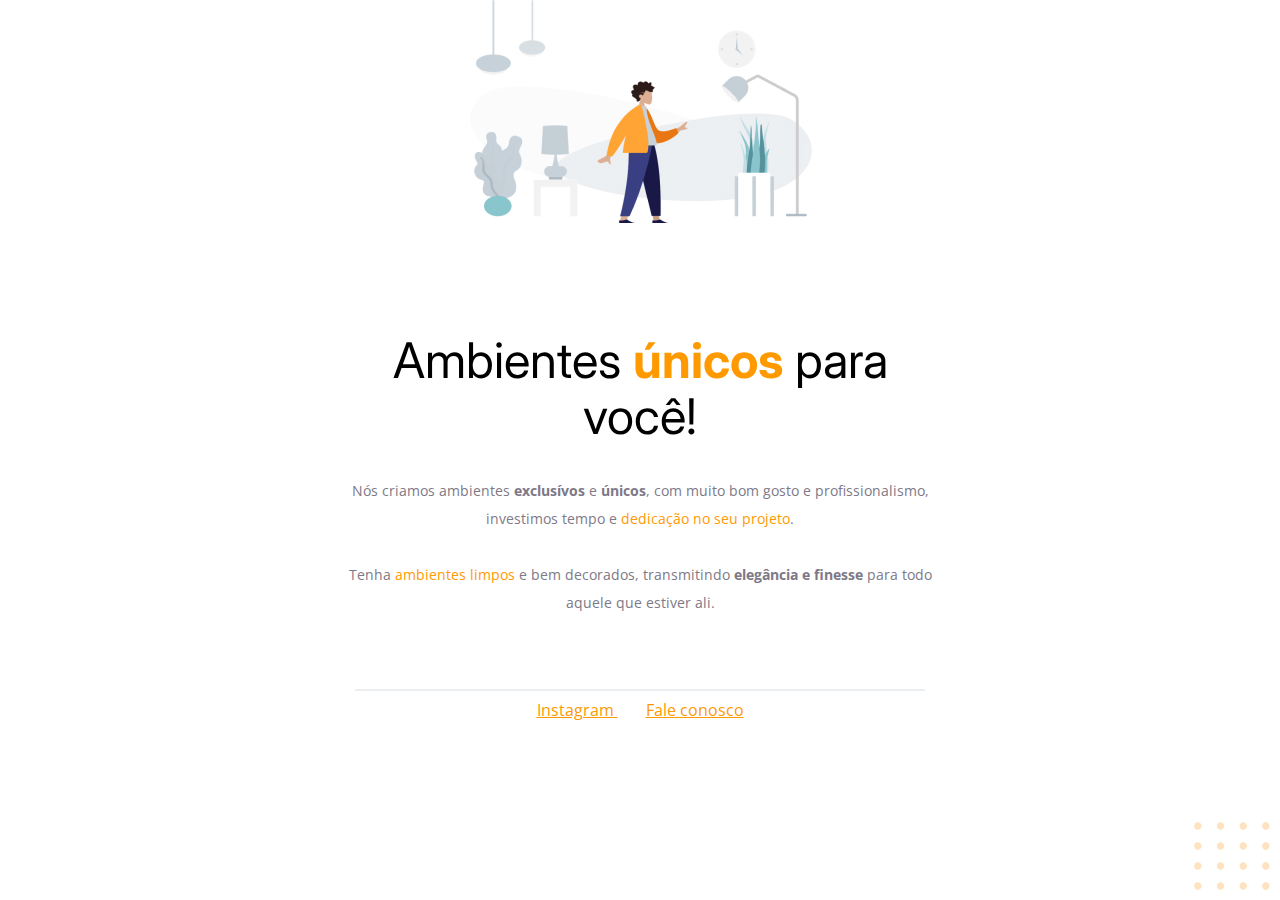
<file: stage02/01-projeto01/index.html>
<!DOCTYPE html>
<html lang="pt-br">
  <head>
    <link rel="preconnect" href="https://fonts.googleapis.com">
    <link rel="preconnect" href="https://fonts.gstatic.com" crossorigin>
    
    <meta charset="UTF-8">
    <meta name="viewport" content="width=device-width, initial-scale=1.0">
    
    <title>Móveis customizados</title>
    
    <link href="https://fonts.googleapis.com/css2?family=Inter:wght@400;700&family=Open+Sans:wght@400;700&display=swap" rel="stylesheet">

    <link rel="stylesheet" href="style.css">

  </head>
  <body>

    <div id="hero">
      <img src="./images/img1.jpg" alt="Desenho de uma pessoa vestindo uma camisa amarela na sala com móveis">

      <h1>Ambientes <span>únicos</span> para você!</h1>

      <p>
        Nós criamos ambientes <strong>exclusívos</strong> e <strong>únicos</strong>, com muito bom gosto e profissionalismo, investimos tempo e <span>dedicação no seu projeto</span>.

        <br/>
        <br/>

        Tenha <span>ambientes limpos</span> e bem decorados, transmitindo <strong>elegância e finesse</strong> para todo aquele que estiver ali.
      </p>
    </div>
    
    <div id="footer">

      <div class="line"></div>

      <a 
        target="_blank"
        href="https://instagram.com/moveisparavoce">
        Instagram
      </a>

      <a href="mailto:contato@moveisparavoce.com">
        Fale conosco
      </a>
    </div>

    <img
      id="balls"
      src="./images/balls.svg" 
      alt="Bolinhas laranjadas no canto direito inferior da tela" 
    />
  </body>
</html>
</file>
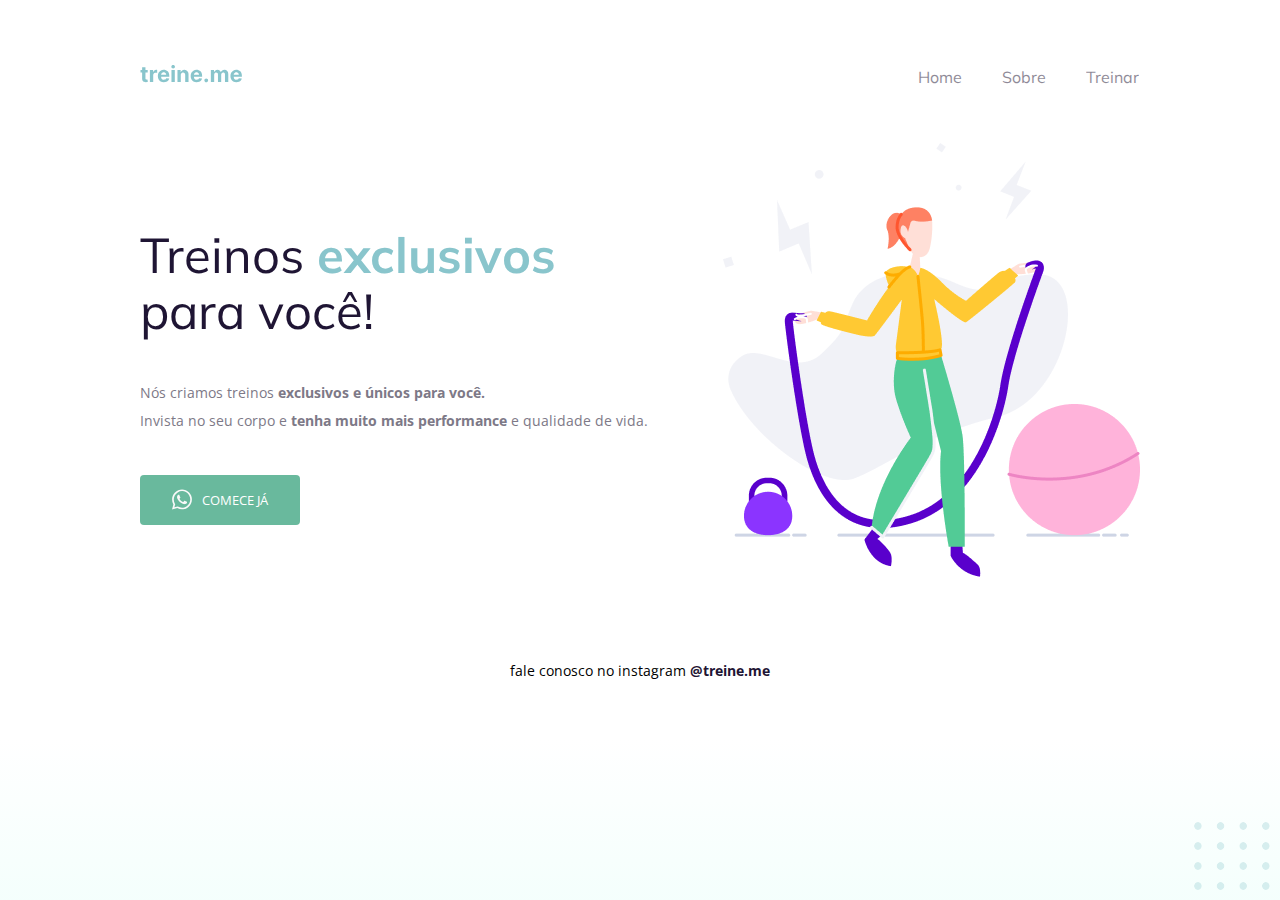
<file: stage02/03-projeto02/index.html>
<!DOCTYPE html>
<html lang="pt-br">
  <head>
    <link rel="preconnect" href="https://fonts.googleapis.com">
    <link rel="preconnect" href="https://fonts.gstatic.com" crossorigin>

    <meta charset="UTF-8">
    <meta name="viewport" content="width=device-width, initial-scale=1.0">
    <title>Treine me</title>

    <link href="https://fonts.googleapis.com/css2?family=Mulish:wght@400;700&family=Open+Sans:wght@400;700&display=swap" rel="stylesheet">

    <link rel="stylesheet" href="style.css">
  </head>
  <body>

    <div class="page">
      
      <nav>
        <a id="logo" href="#">
          <img src="images/logo.svg" alt="Treine.me">
        </a>
        <ul>
          <li><a href="#" title="Home">Home</a></li>
          <li><a href="#" title="Sobre">Sobre</a></li>
          <li><a href="#" title="Treinar">Treinar</a></li>
        </ul>
      </nav>
      <main>
        <section>
          <h1>Treinos <span>exclusivos</span>
            para você!</h1>
          
            <p>
              Nós criamos treinos <strong>exclusivos e únicos para você.</strong><br/> 
              Invista no seu corpo e <strong>tenha muito mais performance</strong> e qualidade de vida.
            </p>

            <button>
              <img src="images/whats.svg" alt="Ícone do whatsapp">
              Comece já
            </button>
        </section>

        <img src="images/image.png" alt="Desenho de uma mulher pulando corda numa academia">
      </main>
      <footer>fale conosco no instagram <a href="https://instagram.com/treineme" target="_blank">@treine.me</a></footer>
    </div>

    <img id="balls" src="images/balls.svg" alt="Bolinhas decorativas verdes no canto inferior direito a página">
    
  </body>
</html>
</file>
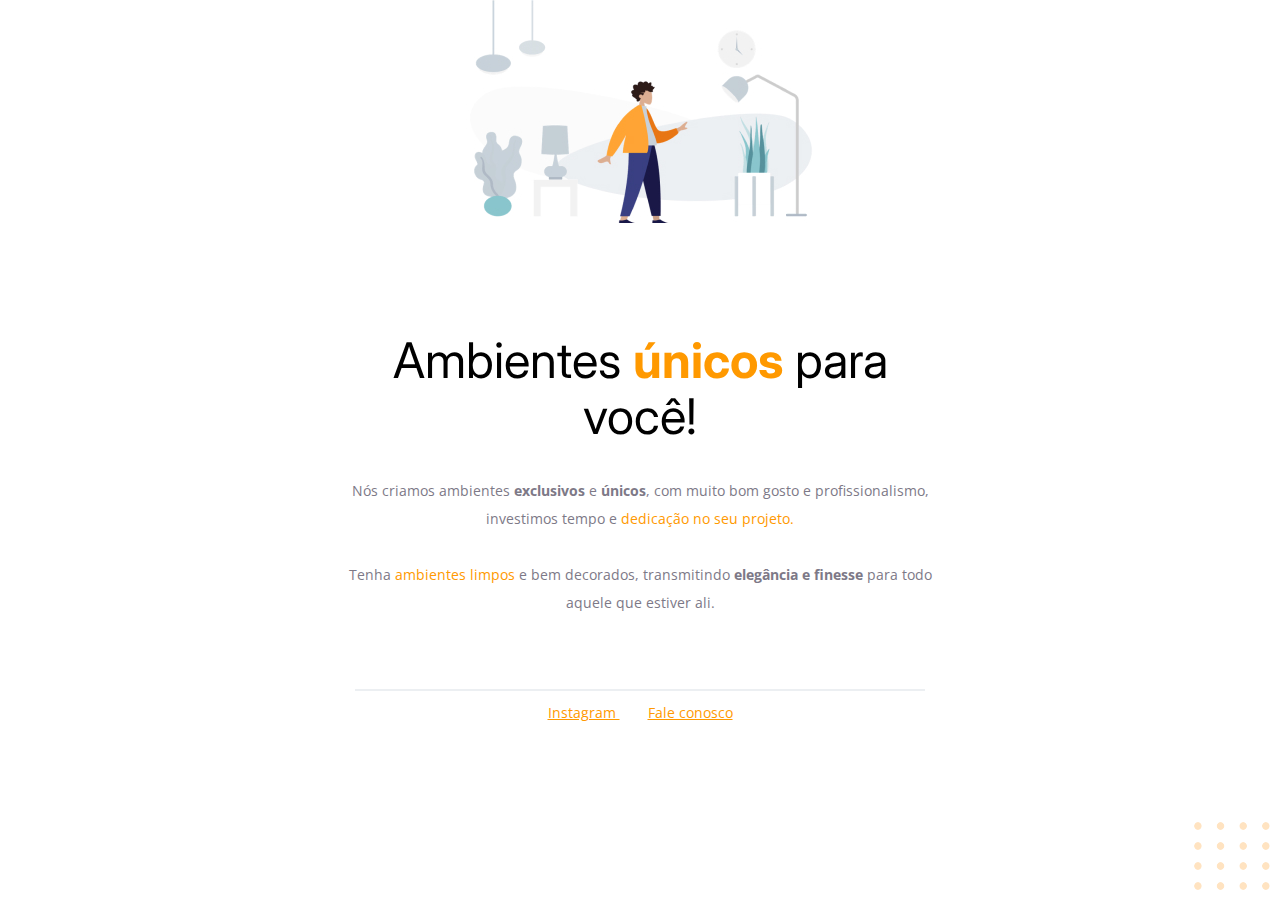
<file: stage02/02-desafio01-corrigindo-bugs(01)/codigo-resolucao/index.html>
<!-- Instrução que define o tipo do documento. -->
<!DOCTYPE html>
<html lang="pt-br">
  <!-- Tag <head> contém as instruções para a página -->
  <head>
    <link rel="preconnect" href="https://fonts.googleapis.com" />
    <link rel="preconnect" href="https://fonts.gstatic.com" crossorigin />
    <meta charset="UTF-8" />
    <meta name="viewport" content="width=device-width, initial-scale=1.0" />
    <title>Móveis customizados</title>

    <link
      href="https://fonts.googleapis.com/css2?family=Inter:wght@400;700&family=Open+Sans:wght@400;700&display=swap"
      rel="stylesheet"
    />

    <link rel="stylesheet" href="style.css" />
  </head>

  <!-- Tag <body> é o corpo do documento, onde tem as informações que serão mostradas. -->
  <body>
    <div id="hero">
      <img
        src="images/img1.jpg"
        alt="Desenho de uma pessoa vestindo uma camisa amarela em uma sala com Móveis"
      />

      <h1>Ambientes <span>únicos</span> para você!</h1>

      <p>
        Nós criamos ambientes <strong>exclusivos</strong> e <strong>únicos</strong>, com muito bom gosto e profissionalismo, investimos tempo e <span>dedicação no seu projeto.</span>

        <br />
        <br />

        Tenha <span>ambientes limpos</span> e bem decorados, transmitindo <strong>elegância e finesse</strong> para todo aquele que estiver ali.
      </p>
    </div>

    <div id="footer">
      <div class="line"></div>

      <a 
        target="_blank" 
        href="https://instagram.com/moveisparavoce">
          Instagram
      </a>

      <a href="mailto:contato@moveisparavoce.com">Fale conosco</a>
    </div>

    <img
      id="balls"
      src="images/balls.svg"
      alt="Bolinhas alaranjadas no canto inferior direito da tela"
    />
  </body>
</html>
</file>
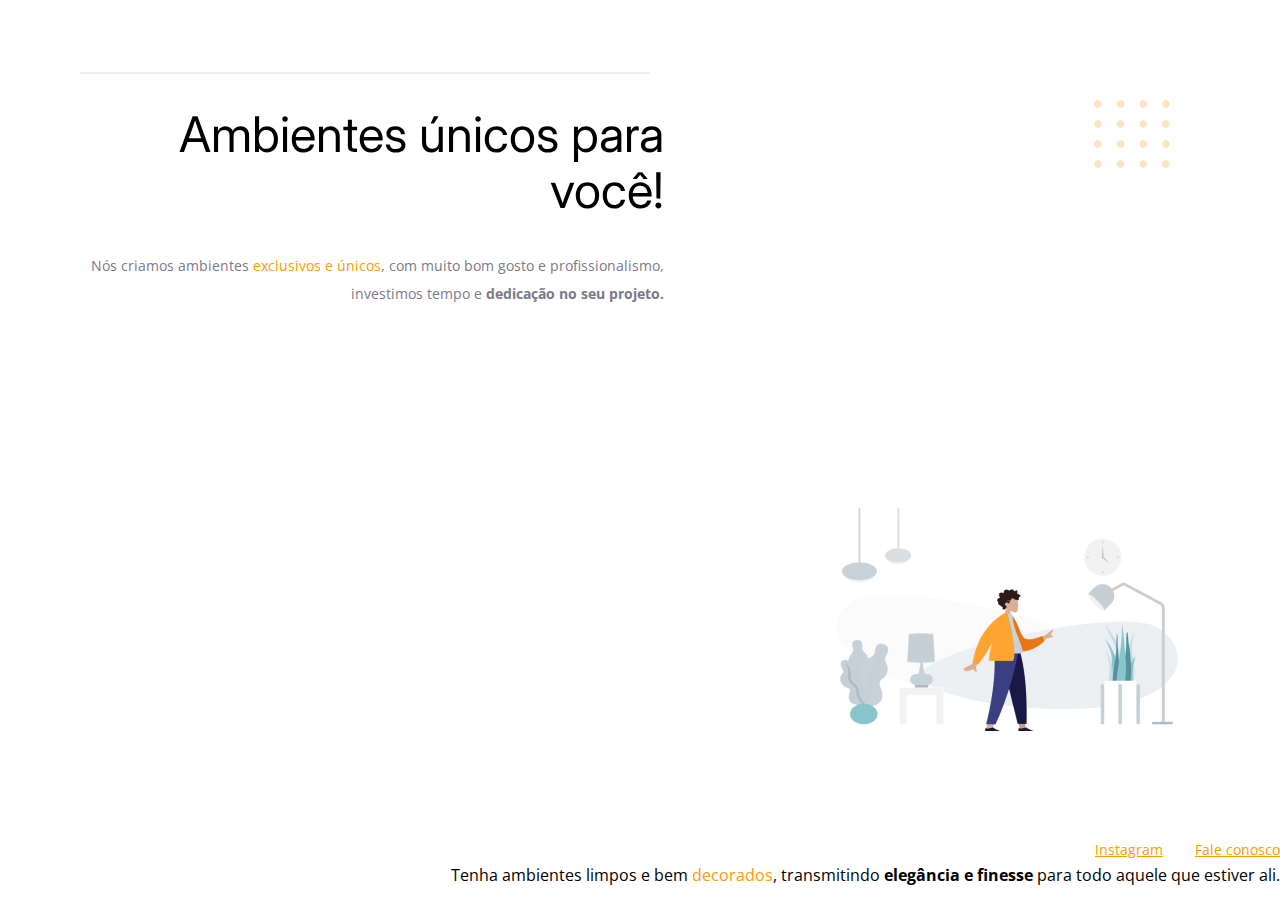
<file: stage02/02-desafio01-corrigindo-bugs(01)/Código do desafio - Fase 01/index.html>
<!-- Instrução que define o tipo do documento. -->
<!DOCTYPE html>
<html lang="pt-br">
  <!-- Tag <head> contém as instruções para a página -->
  <head>
    <link rel="preconnect" href="https://fonts.googleapis.com" />
    <link rel="preconnect" href="https://fonts.gstatic.com" crossorigin />
    <meta charset="UTF-8" />
    <meta name="viewport" content="width=device-width, initial-scale=1.0" />
    <title>Móveis customizados</title>

    <link
      href="https://fonts.googleapis.com/css2?family=Inter:wght@400;700&family=Open+Sans:wght@400;700&display=swap"
      rel="stylesheet"
    />

    <link rel="stylesheet" href="style.css" />
  </head>

  <!-- Tag <body> é o corpo do documento, onde tem as informações que serão mostradas. -->
  <body>
    <div id="hero">
      <div class="line"></div>
      <h1>Ambientes únicos para você!</h1>
      <p>
        Nós criamos ambientes <span>exclusivos e únicos</span>, com muito
        bom gosto e profissionalismo, investimos tempo e
        <strong>dedicação no seu projeto.</strong>

        <br />
        <br />
      </p>
    </div>
    <img
      src="images/img1.jpg"
      alt="Desenho de uma pessoa vestindo uma camisa amarela em uma sala com Móveis"
    />

    <div id="footer">
      <a target="_blank" href="https://instagram.com/moveisparavoce"
        >Instagram</a
      >
      <a href="mailto:contato@moveisparavoce.com">Fale conosco</a>
    </div>

    Tenha ambientes limpos e bem <span>decorados</span>, transmitindo
    <strong>elegância e finesse</strong>
    para todo aquele que estiver ali.

    <img
      id="balls"
      src="images/balls.svg"
      alt="Bolinhas alaranjadas no canto inferior direito da tela"
    />
  </body>
</html>
</file>
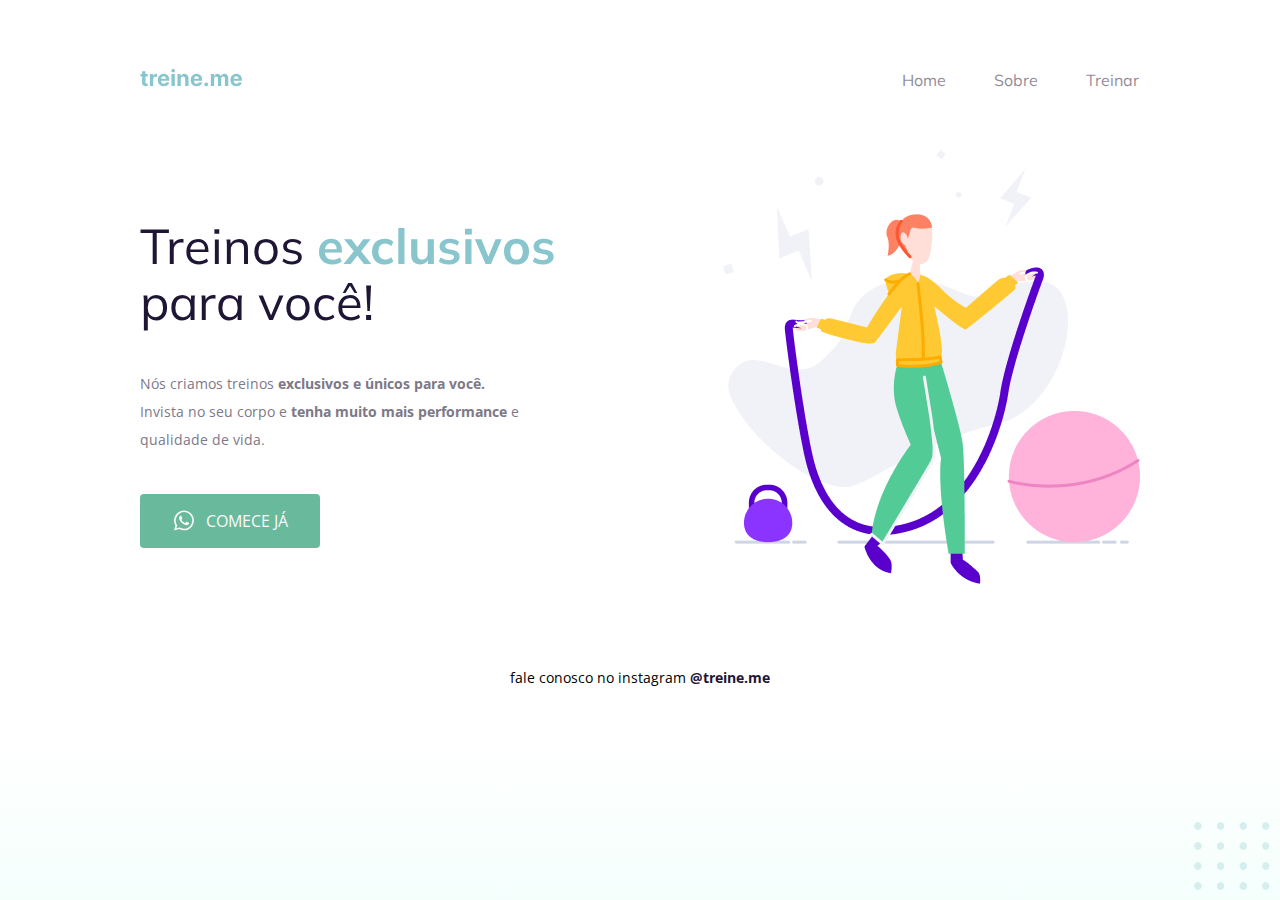
<file: stage02/04-desafio02-corrigindo-bugs(02)/codigo-resolucao/index.html>
<!DOCTYPE html>
<html lang="pt-br">
  <head>
    <link rel="preconnect" href="https://fonts.googleapis.com">
    <link rel="preconnect" href="https://fonts.gstatic.com" crossorigin>

    <meta charset="UTF-8" />
    <meta name="viewport" content="width=device-width, initial-scale=1.0" />
    <title>Treine me</title>

    <link href="https://fonts.googleapis.com/css2?family=Mulish:wght@400;700&family=Open+Sans:wght@400;700&display=swap" rel="stylesheet">

    <link rel="stylesheet" href="style.css">

  </head>
  <body>
    <div class="page">
      <nav>
          <a id="logo" href="#">
            <img src="images/logo.svg" alt="Treine.me" />
          </a>
          <ul>
            <li><a href="#" title="Home">Home</a></li>
            <li><a href="#" title="Sobre">Sobre</a></li>
            <li><a href="#" title="Treinar">Treinar</a></li>
          </ul>
        </nav>
        
        <main>
          <section>
            <h1>Treinos <span>exclusivos</span> para você!</h1>

            <p>
              Nós criamos treinos <strong>exclusivos e únicos para você.</strong><br/>
              Invista no seu corpo e <strong>tenha muito mais performance</strong> e <br/>qualidade de vida.
            </p>

            <button>
              <img src="images/whats.svg" alt="Ícone do whatsapp">
              Comece já
            </button>
          </section>

          <img src="images/img.png" alt="Desenho de uma mulher pulando corta numa academia.">
      </main>

      <footer>
          fale conosco no instagram <a href="https://instagram.com/treineme" target="_blank">@treine.me</a>
      </footer>
    </div>

    <img id="balls" src="images/balls.svg" alt="Bolinhas decorativas verdes no canto inferior direito da página.">

  </body>
</html>
</file>
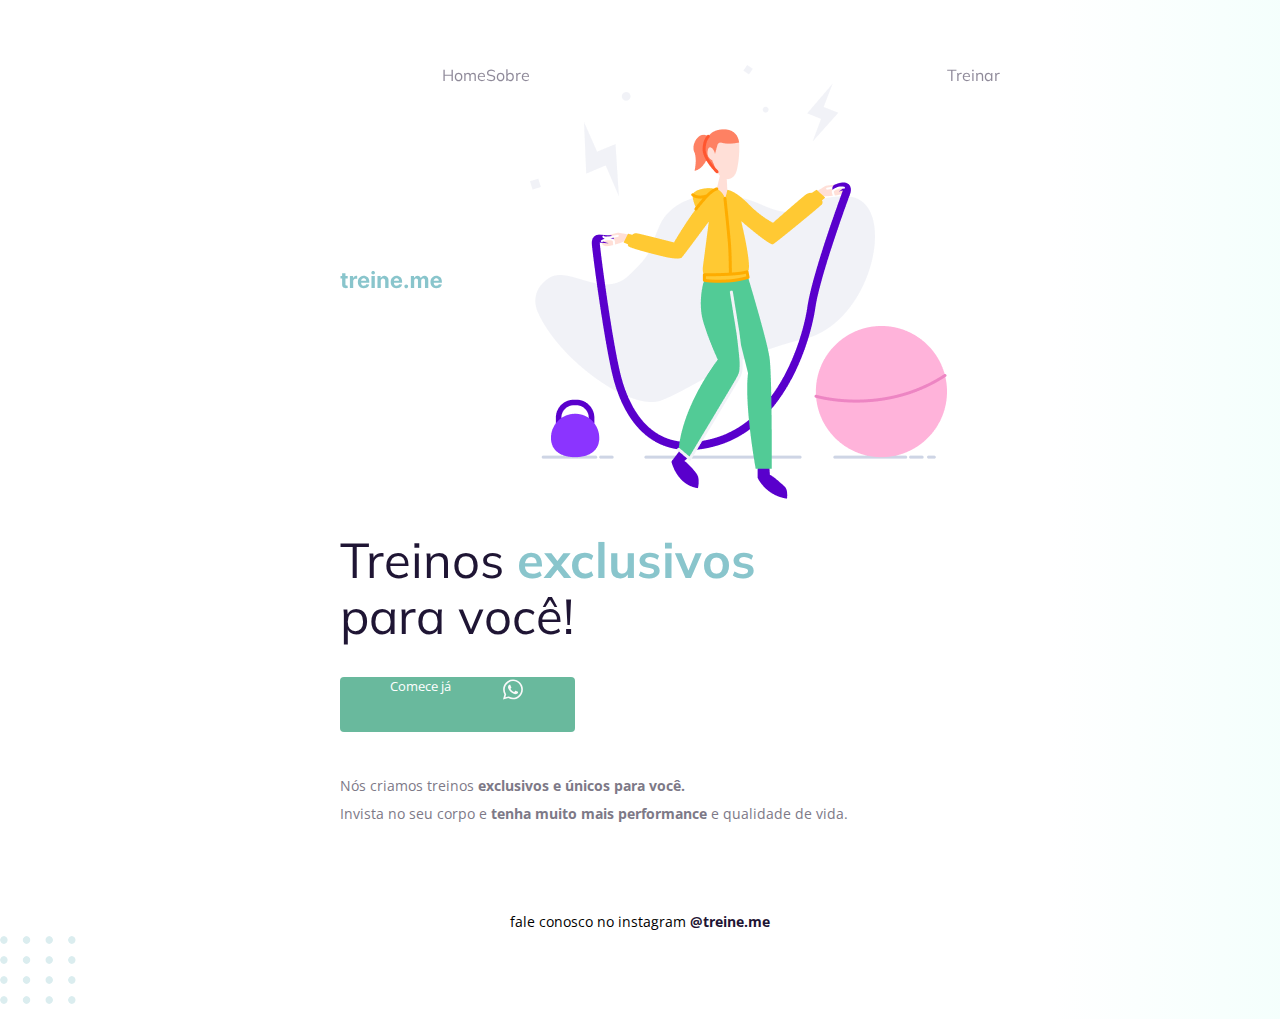
<file: stage02/04-desafio02-corrigindo-bugs(02)/Código do desafio - Fase 01/index.html>
<!DOCTYPE html>
<html lang="pt-br">
  <head>
    <link rel="preconnect" href="https://fonts.googleapis.com">
    <link rel="preconnect" href="https://fonts.gstatic.com" crossorigin>

    <meta charset="UTF-8" />
    <meta name="viewport" content="width=device-width, initial-scale=1.0" />
    <title>Treine me</title>

    <link href="https://fonts.googleapis.com/css2?family=Mulish:wght@400;700&family=Open+Sans:wght@400;700&display=swap" rel="stylesheet">

    <link rel="stylesheet" href="style.css">

  </head>
  <body>
    <div class="page">
      <nav>
          <a id="logo" href="#">
            <img src="images/logo.svg" alt="Treine.me" />
          </a>
          <ul>
            <li><a href="#">Home</a></li>
            <li><a href="#">Sobre</a></li>
            <img src="images/img.png" alt="Desenho de uma mulher pulando corta numa academia.">
            <li><a href="#">Treinar</a></li>
          </ul>
      </nav>
      
      <main>
          <section>
            <h1>Treinos <span>exclusivos</span> para você!</h1>
            <button>
              Comece já
              <img src="images/whats.svg" alt="Ícone do whatsapp">
                
            </button>

            <p>
              Nós criamos treinos <strong>exclusivos e únicos para você.</strong></br>
              Invista no seu corpo e <strong>tenha muito mais performance</strong> e qualidade de vida.
            </p>

          </section>

      </main>

      <footer>
          fale conosco no instagram <a href="https://instagram.com/treineme" target="_blank">@treine.me</a>
      </footer>
    </div>

    <img id="balls" src="images/balls.svg" alt="Bolinhas decorativas verdes no canto inferior direito da página.">

  </body>
</html>
</file>
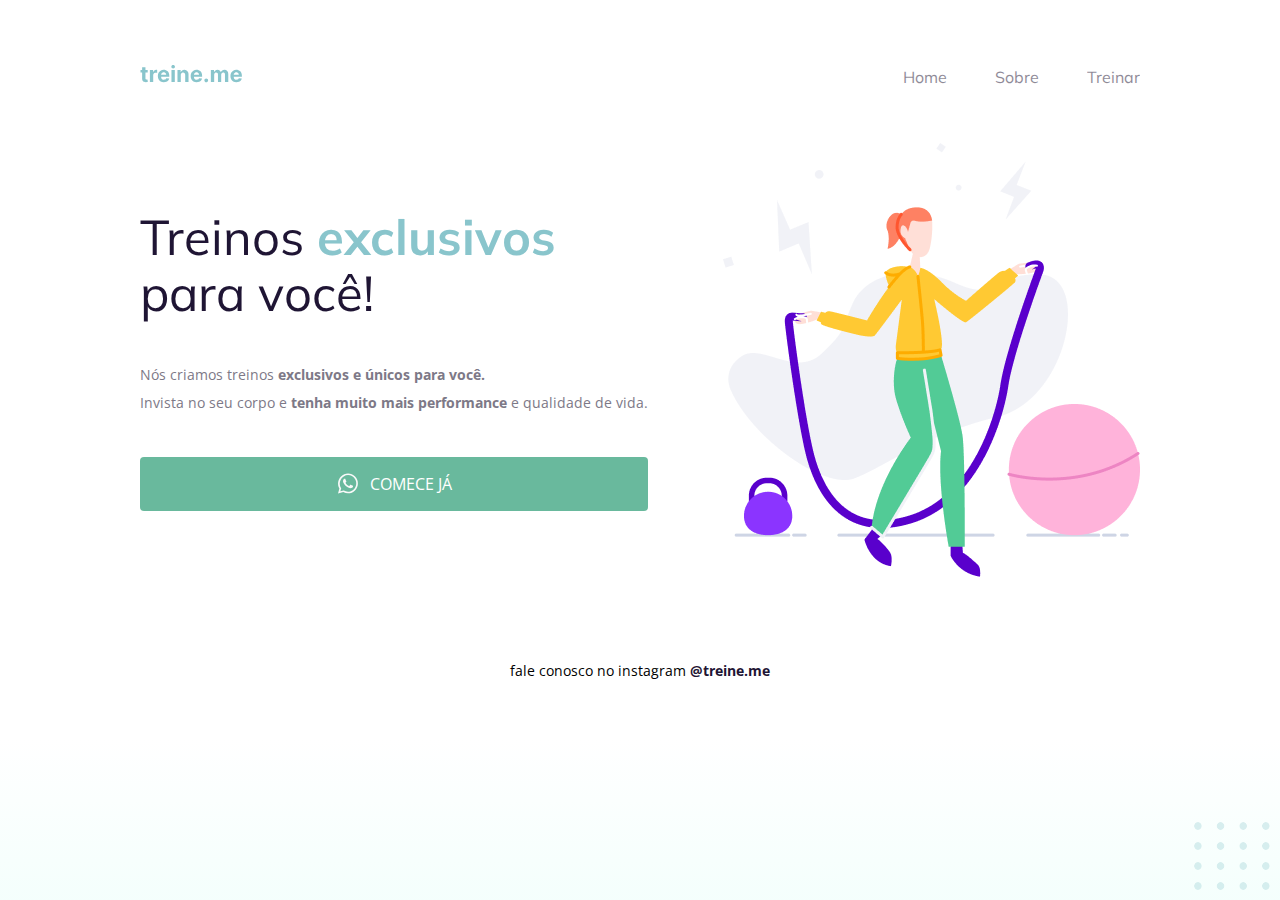
<file: stage02/05-desafio03-acessibilidade/Desafio - Intermediário/index.html>
<!DOCTYPE html>
<html lang="pt-br">
  <head>
    <link rel="preconnect" href="https://fonts.googleapis.com">
    <link rel="preconnect" href="https://fonts.gstatic.com" crossorigin>

    <meta charset="UTF-8" />
    <meta name="viewport" content="width=device-width, initial-scale=1.0" />
    <title>Treine me</title>

    <link href="https://fonts.googleapis.com/css2?family=Mulish:wght@400;700&family=Open+Sans:wght@400;700&display=swap" rel="stylesheet">

    <link rel="stylesheet" href="style.css">

  </head>
  <body>
    <div class="page">
        <div class="nav">
          <a id="logo" href="#">
            <img src="images/logo.svg" alt="Treine.me" />
          </a>
          <div class="list">
            <div class="item"><a href="#">Home</a></div>
            <div class="item"><a href="#">Sobre</a></div>
            <div class="item"><a href="#">Treinar</a></div>
          </div>
        </div class="nav">
    
      <div class="main">
        <div>
          <div class="title">Treinos <span>exclusivos</span> para você!</div>

          <div class="subtitle">
            Nós criamos treinos <strong>exclusivos e únicos para você.</strong></br>
            Invista no seu corpo e <strong>tenha muito mais performance</strong> e qualidade de vida.
          </div>

          <div class="button">
              <img src="images/whats.svg" alt="Ícone do whatsapp">
              Comece já
          </div>

        </div>

        <img src="images/img.png" alt="Desenho de uma mulher pulando corta numa academia.">
      </div>
      <div class="footer">
          fale conosco no instagram <a href="https://instagram.com/treineme" target="_blank">@treine.me</a>
      </div>
    </div>

    <img id="balls" src="images/balls.svg" alt="Bolinhas decorativas verdes no canto inferior direito da página.">

  </body>
</html>
</file>
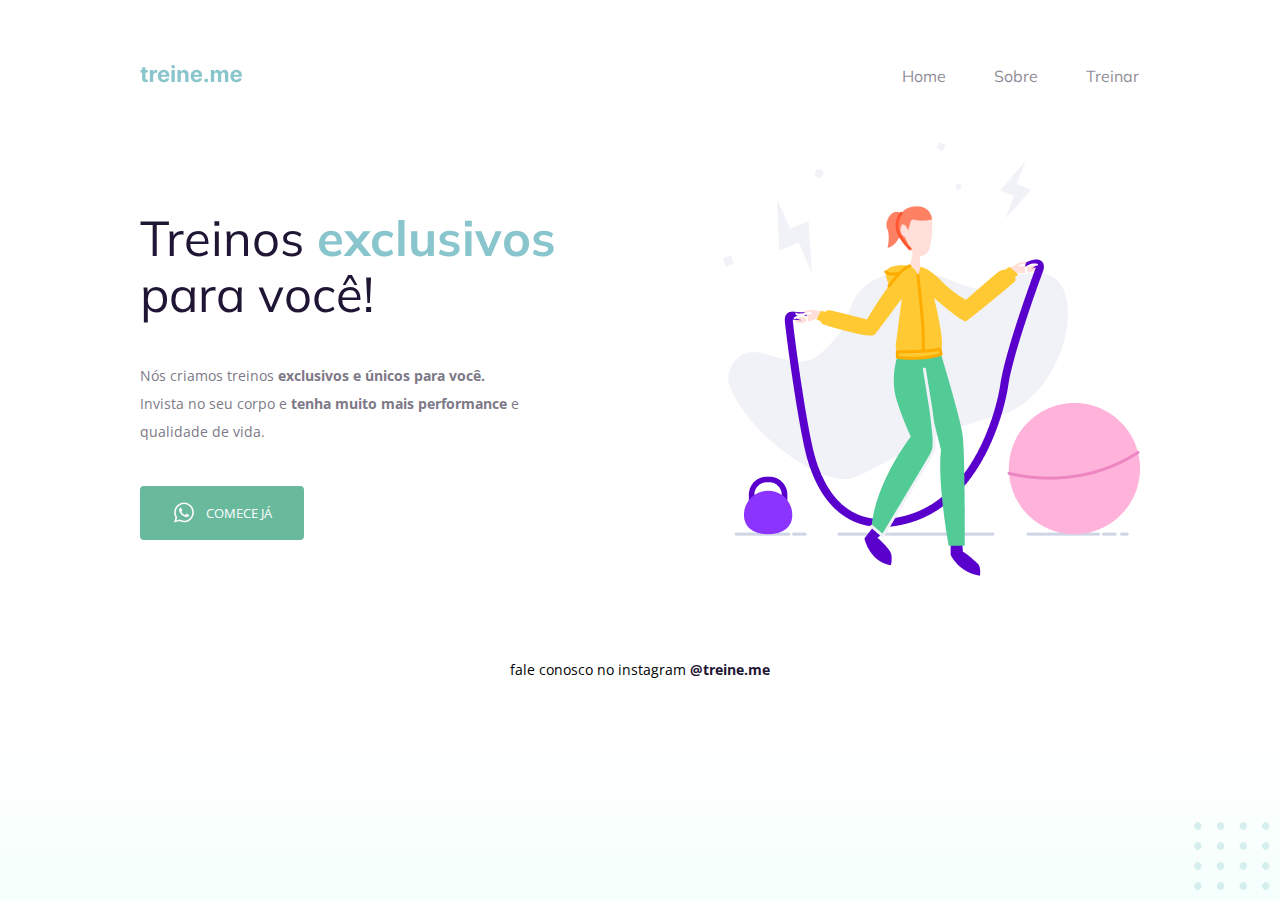
<file: stage02/05-desafio03-acessibilidade/resolucao/index.html>
<!DOCTYPE html>
<html lang="pt-br">
  <head>
    <link rel="preconnect" href="https://fonts.googleapis.com">
    <link rel="preconnect" href="https://fonts.gstatic.com" crossorigin>

    <meta charset="UTF-8" />
    <meta name="viewport" content="width=device-width, initial-scale=1.0" />
    <title>Treine me</title>

    <link href="https://fonts.googleapis.com/css2?family=Mulish:wght@400;700&family=Open+Sans:wght@400;700&display=swap" rel="stylesheet">

    <link rel="stylesheet" href="style.css">

  </head>
  <body>
    <div class="page">
        <nav>
          <a id="logo" href="#">
            <img src="images/logo.svg" alt="Treine.me" />
          </a>
          <ul>
            <li><a href="#" title="Home">Home</a></li>
            <li><a href="#" title="Sobre">Sobre</a></li>
            <li><a href="#" title="Treinar">Treinar</a></li>
          </ul>
        </nav>
    
      <main>
        <section class="text">
          <h1>Treinos <span>exclusivos</span> para você!</h1>

          <p>
            Nós criamos treinos <strong>exclusivos e únicos para você.</strong><br/>
            Invista no seu corpo e <strong>tenha muito mais performance</strong> e <br/>qualidade de vida.
          </p>

          <button>
              <img src="images/whats.svg" alt="Ícone do whatsapp">
              Comece já
          </button>

        </section>

        <img src="images/img.png" alt="Desenho de uma mulher pulando corta numa academia.">
      </main>

      <footer>
          fale conosco no instagram <a href="https://instagram.com/treineme" target="_blank">@treine.me</a>
      </footer>
    </div>

    <img id="balls" src="images/balls.svg" alt="Bolinhas decorativas verdes no canto inferior direito da página.">

  </body>
</html>
</file>
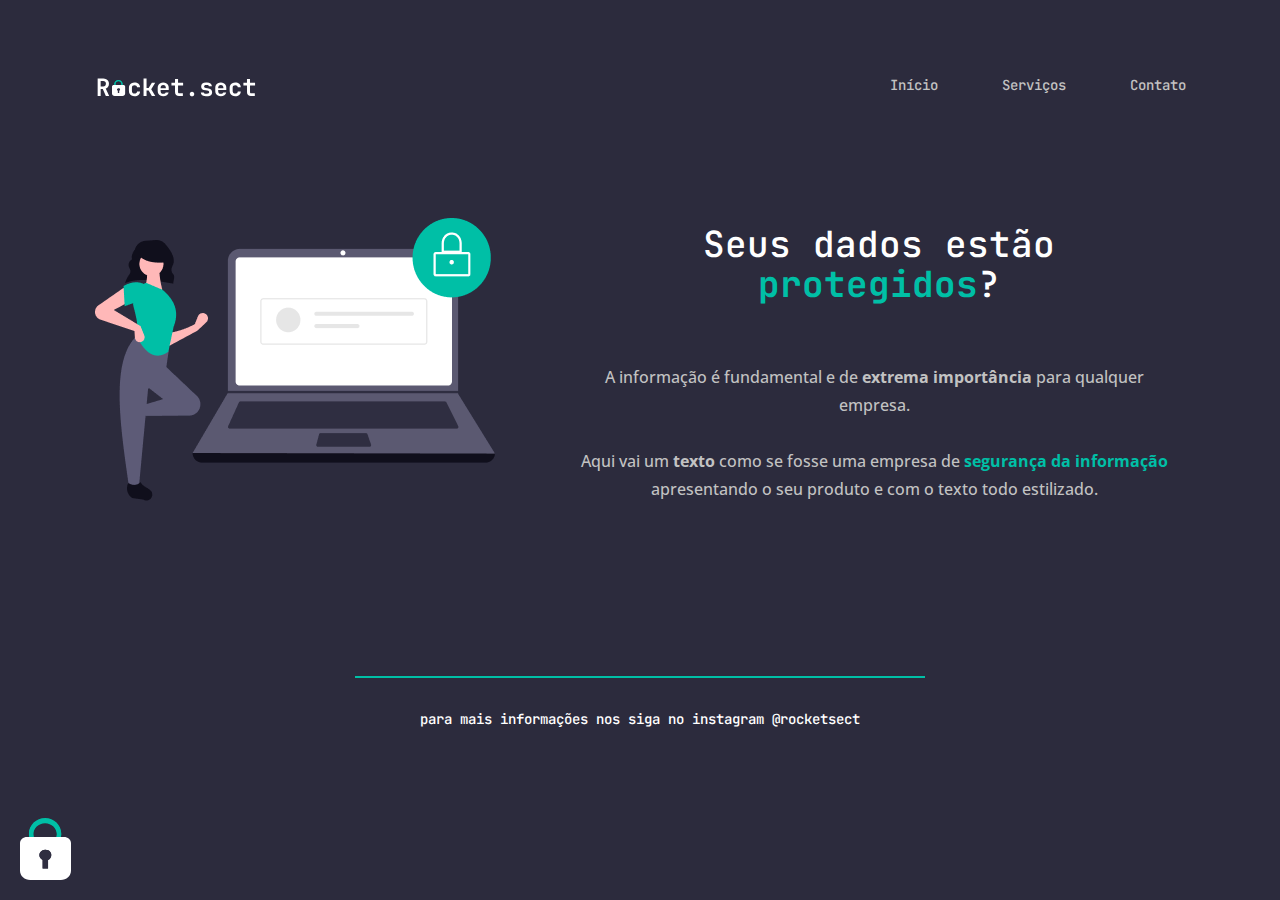
<file: stage02/06-desafio04-recriando-layout/resolucao/index.html>
<!DOCTYPE html>
<html lang="pt-br">
  <head>
    <link rel="preconnect" href="https://fonts.googleapis.com">
    <link rel="preconnect" href="https://fonts.gstatic.com" crossorigin>

    <meta charset="UTF-8">
    <meta name="viewport" content="width=device-width, initial-scale=1.0">
    
    <title>Rocket.sect</title>

    <link href="https://fonts.googleapis.com/css2?family=JetBrains+Mono:wght@500;700&family=Open+Sans:wght@400;700&display=swap" rel="stylesheet">

    <link rel="stylesheet" href="./style.css">

  </head>
  <body>
    <div class="page">
      <nav>
        <img src="./images/logo.svg" alt="Rocket.sect">
        <ul>
          <li><a href="#" title="Início">Início</a></li>
          <li><a href="#" title="Serviços">Serviços</a></li>
          <li><a href="#" title="Contato">Contato</a></li>
        </ul>
      </nav>
      <main>
        <img src="./images/img1.png" alt="Desenho de uma mulher de camisa verde ao lado de um notebook protegido com Rocket.sect">

        <section class="text">
          <h1>Seus dados estão <span>protegidos</span>?</h1>
          <p>
            A informação é fundamental e de <strong>extrema importância</strong> para qualquer empresa.
            <br/>
            <br/>
            Aqui vai um <strong>texto</strong> como se fosse uma empresa de <span>segurança da informação</span> apresentando o seu produto e com o texto todo estilizado.
          </p>
        </section>
      </main>


      <footer>
        para mais informações nos siga no instagram <a href="https://instagram.com/rocketsect">@rocketsect</a>
      </footer>

      <img id="lock-icon" src="./images/padlock.svg" alt="Desenho de um cadeado da logo da Rocket.sect decorativo no canto inferior esquerdo da janela">
    </div>
  </body>
</html>
</file>
<file: stage02/01-projeto01/style.css>
body {
  font-family: 'Open Sans', sans-serif;

  text-align: center;

  margin: 0;
}

#hero {
  width: 592px;
  margin: 0 auto 72px;
}

#hero img {
  margin-top: 0;
  margin-bottom: 72px;
}

h1 {
  font-family: 'Inter', sans-serif;
  font-size: 49px;
  line-height: 56px;
  font-weight: normal;

  margin-bottom: 32px;
}

h1 span {
  font-weight: bold;
}


span, a {
  color: #FF9900;
}

p, footer {
  color: #7D7987;

  font-size: 14px;
  line-height: 28px;

}

#footer a + a { /*seleciona o 'a' que anterior a ele tenha um 'a' */
  margin-left: 28px;
}

#footer .line {
  width: 568px;
  height: 0;

  border: 1px solid #ECEFF2;
  /*box-shadow: 0px 4px 4px rgba(0, 0, 0, 0.25);*/ /*Esse propriedade esta no figma mas não na aula.*/

  margin: 0 auto 8px;
}

#balls {
  position: fixed;
  bottom: 0px;
  right: 0px;
}
</file>
<file: stage02/03-projeto02/style.css>
body {
  margin: 0px;

  font-family: 'Open Sans', sans-serif;

  background: linear-gradient(180deg, rgba(227, 255, 248, 0) 82.08%, rgba(227, 255, 248, 0.38) 100%);
  min-height: 100vh;
}

.page {
  width: 1000px;
  margin: 0 auto;
  padding-top: 65px;
}

nav {
  display: flex;
  justify-content: space-between;
  align-items: center;
  margin-bottom: 55px;
}

ul {
  list-style-type: none;
  
  margin: 0;
  padding: 0px;

  display: flex;
  gap: 40px;
}

a {
  color: #1F1534;
  text-decoration: none;
}

ul li a {
  opacity: 0.5;
}

ul li a::before { /*Cria um elemento HTML*/
  display: block; /*define que será do tipo block*/
  content: attr(title); /*define que o conteudo é o calor do atributo html title*/
  font-weight: bold;
  height: 0;
  overflow: hidden;
  visibility: hidden;
}

ul li a:hover {
  font-weight: bold;
  opacity: 1;
}

h1, ul {
  font-family: 'Mulish', sans-serif;
}

main {
  display: flex;
  align-items: center;
  justify-content: space-between;
}

h1 {
  font-size: 49px;
  line-height: 56px;
  color: #1F1534;

  font-weight: normal;

  width: 490px;
}

h1 span {
  color: #89C5CC;
  font-weight: bold;
}

section p {
  font-size: 14px;
  line-height: 28px;
  color: #7D7987;

  margin: 40px 0;
}

button {
  color: white;
  text-transform: uppercase;
  font-family: 'Open Sans', sans-serif;

  background: #69b99d;
  border: 0;
  padding: 14px 32px 15px;

  display: flex;
  align-items: center;
  justify-content: center;
  gap: 10px;

  border-radius: 4px;

  cursor: pointer;
}

button:hover {
  background: #4ea788;
}

footer {
  font-size: 14px;
  line-height: 28px;

  text-align: center;
  margin-top: 80px;
}

footer a {
  font-weight: bold;
}

#balls {
  position: fixed;
  bottom: 0;
  right: 0;
}
</file>
<file: stage02/02-desafio01-corrigindo-bugs(01)/codigo-resolucao/style.css>
body {
  font-family: "Open Sans", sans-serif;
  text-align: center;
  margin: 0;
}

#hero {
  width: 592px;
  margin: 0 auto 72px;
}

#hero img {
  margin-bottom: 72px;
}

h1 {
  font-family: "Inter", sans-serif;
  font-size: 49px;
  line-height: 56px;
  font-weight: normal;

  margin-bottom: 32px;
}

h1 span {
  font-weight: bold;
}

span, a {
  color: #ff9900;
}

p, #footer {
  color: #7d7987;
  font-size: 14px;
  line-height: 28px;
}

#footer a + a {
  margin-left: 28px;
}

.line {
  width: 568px;
  height: 0;

  margin: 0 auto 8px;

  border: 1px solid #ECEFF2;
}

#balls {
  position: fixed;
  bottom: 0;
  right: 0;
}
</file>
<file: stage02/02-desafio01-corrigindo-bugs(01)/Código do desafio - Fase 01/style.css>
body {
  font-family: "Open Sans", sans-serif;
  text-align: end;
  margin: 0;
}

#hero {
    width: 592px;
    margin: 72px;
}

img {
    margin: 100px;
}

h1 {
  font-family: "Inter", sans-serif;
  font-size: 49px;
  line-height: 56px;
  font-weight: normal;
}

h1 span {
  font-weight: bold;

  margin-bottom: 32px;
}

span, a {
  color: #ff9900;
}

p, #footer {
  color: #7d7987;
  font-size: 14px;
  line-height: 28px;
}

#footer a + a {
    margin-left: 28px;
}

.line {
    width: 568px;
    height: 0;

    margin: 0 8px;

    border: 1px solid #ECEFF2;
}

#balls {
    position: fixed;
    top: 0;
    right: 0;
}
</file>
<file: stage02/04-desafio02-corrigindo-bugs(02)/codigo-resolucao/style.css>
body {
  margin: 0;

  font-family: "Open Sans", sans-serif;

  background: linear-gradient(180deg, rgb(227, 255, 248, 0) 82.08%, rgb(227, 255, 248, 0.38) 100%);

  min-height: 100vh;
}

.page {
  width: 1000px;
  margin: 0 auto;
  padding-top: 65px;
}

nav {
  font-family: "Mulish", sans-serif;

  display: flex;
  justify-content: space-between;
  align-items: center;

  margin-bottom: 55px;
}

ul {
  list-style: none;

  margin: 0;
  padding: 0;

  display: flex;
  justify-content: space-between;
  align-items: center;
  gap: 48px;
}

a {
  color: #1f1534;
  text-decoration: none;
}

ul li a {
  opacity: 0.5;
}

ul li a::before {
  display: block;
  content: attr(title);
  font-weight: bold;
  height: 0;
  overflow: hidden;
  visibility: hidden;
}

ul li a:hover {
  font-weight: bold;
  opacity: 1;
}

main {
  display: flex;
  justify-content: space-between;
  align-items: center;
}

h1,
ul {
  font-family: "Mulish", sans-serif;
}

h1 {
  font-size: 49px;
  line-height: 56px;
  color: #1f1534;

  font-weight: normal;

  width: 490px;
}

h1 span {
  color: #89c5cc;
  font-weight: bold;
}

section p {
  font-size: 14px;
  line-height: 28px;
  color: #7d7987;

  margin: 40px 0;
}

button {
  color: #F9F9F9;
  font-family: "Open Sans", sans-serif;
  font-size: 16px;
  line-height: 22px;
  text-transform: uppercase;

  background: #69B99D;
  border: 0;
  padding: 14px 32px 15px;

  display: flex;
  justify-content: space-between;
  align-items: center;
  gap: 10px;

  border-radius: 4px;

  cursor: pointer;
}

button:hover {
  background: #4EA788;
}

footer {
  font-size: 14px;
  line-height: 28px;

  text-align: center;

  margin-top: 80px;
}

footer a {
  font-weight: bold;
}

#balls {
  position: fixed;
  bottom: 0;
  right: 0;
}
</file>
<file: stage02/04-desafio02-corrigindo-bugs(02)/Código do desafio - Fase 01/style.css>
body {
    margin: 0;
  
    font-family: "Open Sans", sans-serif;
  
    background: linear-gradient(90deg, rgb(227, 255, 248, 0) 82.08%, rgb(227, 255, 248, 0.38) 100%);
  
    min-height: 100vh;
  }
  
  .page {
    width: 600px;
    margin: 0 auto;
    padding-top: 65px;
  }
  
  nav {
    display: flex;
    justify-content: start;
    align-items: center;
  
    margin-bottom: 15px;
  }
  
  ul {
    display: flex;
    list-style: none;
    margin: 0;
    padding: 0;
  }
  
  a {
    color: #1f1534;
    text-decoration: none;
  }
  
  ul li a {
      opacity: 0.5;
  }
  
  ul li a:hover {
    font-weight: bold;
    opacity: 1;
  }
  
  h1,
  ul {
    font-family: "Mulish", sans-serif;
  }
  
  h1 {
    font-size: 49px;
    line-height: 56px;
    color: #1f1534;
  
    font-weight: normal;
  
    width: 490px;
  }
  
  h1 span {
    color: #89c5cc;
    font-weight: bold;
  }
  
  section p {
    font-size: 14px;
    line-height: 28px;
    color: #7d7987;
  
    margin: 40px 0;
  }
  
  button {
    color: white;
    font-family: "Open Sans", sans-serif;
  
    background: #69B99D;
    border: 0;
    padding: 0 50px 30px;
  
    display: flex;
    justify-content: space-around;
    gap: 50px;
  
    border-radius: 4px;
  
    cursor: pointer;
  }
  
  button:hover {
      background: #4EA788;
  }
  
  footer {
    font-size: 14px;
    line-height: 28px;
  
    text-align: center;
  
    margin-top: 80px;
  }
  
  footer a {
    font-weight: bold;
  }
  
  #balls {
      bottom: 0;
      right: 0;
  }
</file>
<file: stage02/05-desafio03-acessibilidade/Desafio - Intermediário/style.css>
body {
  margin: 0;

  font-family: "Open Sans", sans-serif;

  background: linear-gradient(180deg, rgb(227, 255, 248, 0) 82.08%, rgb(227, 255, 248, 0.38) 100%);

  min-height: 100vh;
}

.page {
  width: 1000px;
  margin: 0 auto;
  padding-top: 65px;
}

.nav {
  display: flex;
  justify-content: space-between;
  align-items: center;

  margin-bottom: 55px;
}

.list {
  display: flex;
  gap: 48px;
  list-style: none;
  margin: 0;
  padding: 0;
}

a {
  color: #1f1534;
  text-decoration: none;
}

.list .item a {
    opacity: 0.5;
}

.list .item a:hover {
  font-weight: bold;
  opacity: 1;
}

.list,
.title {
  font-family: "Mulish", sans-serif;
}

.main {
  display: flex;
  align-items: center;
  justify-content: space-between;
}

.title {
  font-size: 49px;
  line-height: 56px;
  color: #1f1534;

  font-weight: normal;

  width: 490px;
}

.title span {
  color: #89c5cc;
  font-weight: bold;
}

.subtitle {
  font-size: 14px;
  line-height: 28px;
  color: #7d7987;

  margin: 40px 0;
}

.button {
  color: white;
  text-transform: uppercase;
  font-family: "Open Sans", sans-serif;

  background: #69B99D;
  border: 0;
  padding: 14px 32px 15px;

  display: flex;
  align-items: center;
  justify-content: center;
  gap: 10px;

  border-radius: 4px;

  cursor: pointer;
}

.footer {
  font-size: 14px;
  line-height: 28px;

  text-align: center;

  margin-top: 80px;
}

.footer a {
  font-weight: bold;
}

#balls {
    position: fixed;
    bottom: 0;
    right: 0;
}
</file>
<file: stage02/05-desafio03-acessibilidade/resolucao/style.css>
body {
  margin: 0;

  font-family: "Open Sans", sans-serif;

  background: linear-gradient(180deg, rgb(227, 255, 248, 0) 82.08%, rgb(227, 255, 248, 0.38) 100%);

  min-height: 100vh;
}

.page {
  width: 1000px;
  margin: 0 auto;
  padding-top: 65px;
}

nav {
  display: flex;
  justify-content: space-between;
  align-items: center;

  margin-bottom: 55px;
}

nav ul {
  display: flex;
  gap: 48px;
  list-style: none;
  margin: 0;
  padding: 0;
}

a {
  color: #1f1534;
  text-decoration: none;
}

nav ul a {
    opacity: 0.5;
}

nav ul a::before {
  display: block;
  content: attr(title);
  height: 0;
  font-weight: bold;
  overflow: hidden;
  visibility: hidden;
}

nav ul a:hover {
  font-weight: bold;
  opacity: 1;
}

nav,
h1 {
  font-family: "Mulish", sans-serif;
}

main {
  display: flex;
  align-items: center;
  justify-content: space-between;
}

h1 {
  font-size: 49px;
  line-height: 56px;
  color: #1f1534;

  font-weight: normal;

  width: 490px;
}

h1 span {
  color: #89c5cc;
  font-weight: bold;
}

section p {
  font-size: 14px;
  line-height: 28px;
  color: #7d7987;

  margin: 40px 0;
}

section button {
  color: white;
  text-transform: uppercase;
  font-family: "Open Sans", sans-serif;

  background: #69B99D;
  border: 0;
  padding: 14px 32px 15px;

  display: flex;
  align-items: center;
  justify-content: center;
  gap: 10px;

  border-radius: 4px;

  cursor: pointer;
}

section button:hover {
  background: #5a9c85;
}

footer {
  font-size: 14px;
  line-height: 28px;

  text-align: center;

  margin-top: 80px;
}

footer a {
  font-weight: bold;
}

#balls {
    position: fixed;
    bottom: 0;
    right: 0;
}
</file>
<file: stage02/06-desafio04-recriando-layout/resolucao/style.css>
/*
font-family: 'JetBrains Mono', monospace;
font-family: 'Open Sans', sans-serif;
background: #2F2E41;
background: #00BFA6;
background: #C2C2C2;
background: #FFFFFF;
*/

/* ================ geral ================ */
body {
  margin: 0;
  padding: 0;

  background: #2C2B3D;
  
  font-family: 'JetBrains Mono', monospace;
  font-weight: 500;
  color: white;
}

.page {
  width: 1092px;
  padding-top: 71px;

  margin: 0 auto;
}

/* ================ nav ================ */
nav {
  display: flex;
  justify-content: space-between;
  align-items: center;
  
  margin-bottom: 101px;
}

ul {
  list-style: none;

  margin: 0;
  padding: 0;
  display: flex;
  gap: 64px;
}

ul li a {
  font-size: 14px;
  line-height: 28px;

  color: #C2C2C2;
  text-decoration: none;
}

ul li a::before {
  display: block;
  content: attr(title);
  font-weight: bold;
  height: 0px;
  overflow: hidden;
  visibility: hidden;
}

ul li a:hover {
  font-weight: 700;
  color: white;
} 

/* ================ main ================ */
main {
  display: flex;
  justify-content: space-between;
  align-items: center;

  margin-bottom: 157px;
}

section {
  width: 614px;

  text-align: center;
}

section h1 {
  font-family: 'JetBrains Mono', monospace;
  color: #FFFFFF;
  font-size: 36px;
  line-height: 40px;
  font-weight: 500;

  margin-bottom: 59px;
  
}

span {
  color: #00BFA6; 
  font-weight: 700;
}

section p {
  width: 604px;

  font-family: 'Open Sans', sans-serif;
  color: #C2C2C2;
  font-size: 16px;
  line-height: 28px;
}

/* ================ footer ================ */
footer::before {
  content: "";
  display: block;
  
  width: 568px;
  height: 0px;
  border: 1px solid #00BFA6;
  margin: 0 auto 27px;


}

footer {
  text-align: center;

  font-size: 14px;
  line-height: 28px;
}

footer a {
  color: white;
  text-decoration: none;
}

footer a:hover {
  font-weight: bold;
}



/* ================ decorativo ================ */

#lock-icon {
  position: fixed;
  bottom: 20px;
  left: 20px;
}
</file>
